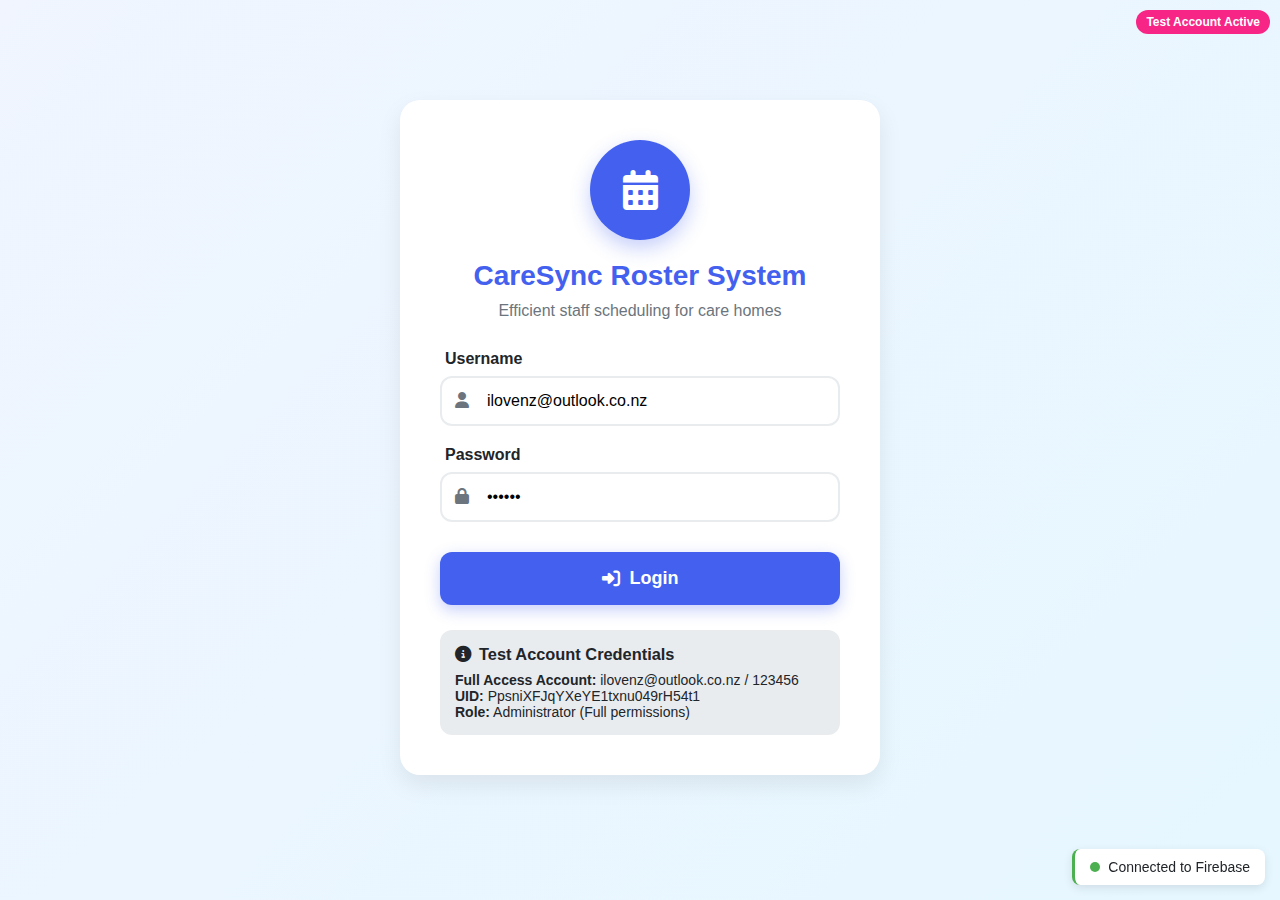
<file: index.html>
<!DOCTYPE html>
<html lang="en">
<head>
    <meta charset="UTF-8">
    <meta name="viewport" content="width=device-width, initial-scale=1.0">
    <title>CareSync - Staff Roster System</title>
    <link rel="stylesheet" href="https://cdnjs.cloudflare.com/ajax/libs/font-awesome/6.4.0/css/all.min.css">
    <link rel="stylesheet" href="styles.css">
</head>
<body>
    <div class="loading-overlay" id="loadingOverlay">
        <div class="loading-spinner"></div>
    </div>
    
    <div class="firebase-status connected" id="firebaseStatus">
        <span class="status-indicator"></span>
        <span>Connected to Firebase</span>
    </div>

    <!-- Login Section -->
    <div class="login-container" id="loginContainer">
        <div class="test-account-badge">Test Account Active</div>
        
        <div class="login-logo">
            <i class="fas fa-calendar-alt"></i>
        </div>
        <h1>CareSync Roster System</h1>
        <p class="login-subtitle">Efficient staff scheduling for care homes</p>
        
        <div class="login-form">
            <div class="form-group">
                <label for="username">Username</label>
                <i class="fas fa-user input-icon"></i>
                <input type="text" id="username" placeholder="Enter username" value="ilovenz@outlook.co.nz">
            </div>
            <div class="form-group">
                <label for="password">Password</label>
                <i class="fas fa-lock input-icon"></i>
                <input type="password" id="password" placeholder="Enter password" value="123456">
            </div>
            <button class="login-btn" id="loginBtn">
                <i class="fas fa-sign-in-alt"></i> Login
            </button>
        </div>
        
        <div class="default-creds">
            <h3><i class="fas fa-info-circle"></i> Test Account Credentials</h3>
            <p><strong>Full Access Account:</strong> ilovenz@outlook.co.nz / 123456</p>
            <p><strong>UID:</strong> PpsniXFJqYXeYE1txnu049rH54t1</p>
            <p><strong>Role:</strong> Administrator (Full permissions)</p>
        </div>
    </div>
    
    <!-- Main Application -->
    <div class="container" id="mainContainer">
        <header>
            <div class="app-header">
                <div class="app-logo">CS</div>
                <div class="app-title">
                    <h1>Edmonton Meadows Care Home</h1>
                    <p>Staff Roster Management System</p>
                </div>
            </div>
            
            <div class="user-info">
                <div class="avatar">T</div>
                <div>
                    <div id="currentUser">Test Administrator</div>
                    <div id="userRole">Administrator</div>
                </div>
                <button class="logout-btn" id="logoutBtn">
                    <i class="fas fa-sign-out-alt"></i> Logout
                </button>
            </div>
        </header>
        
        <div class="app-nav">
            <div class="nav-item active" data-target="dashboard">
                <i class="fas fa-calendar-alt"></i> Roster
            </div>
            <div class="nav-item" data-target="requests">
                <i class="fas fa-exchange-alt"></i> Shift Swap
            </div>
            <div class="nav-item" data-target="stats">
                <i class="fas fa-chart-bar"></i> Reports
            </div>
            <div class="nav-item" data-target="staff">
                <i class="fas fa-users"></i> Staff
            </div>
        </div>
        
        <!-- Dashboard/Roster -->
        <div class="content-section active" id="dashboard">
            <div class="dashboard-header">
                <div class="dashboard-title">
                    <i class="fas fa-calendar-week"></i> Staff Roster
                </div>
                
                <div class="dashboard-controls">
                    <div class="week-selector">
                        <i class="fas fa-calendar-week"></i>
                        <select id="weekSelector">
                            <option>Week 1: May 31 - Jun 6</option>
                            <option>Week 2: Jun 7 - Jun 13</option>
                        </select>
                    </div>
                    <button class="control-btn btn-primary" id="saveBtn">
                        <i class="fas fa-save"></i> Save
                    </button>
                    <button class="control-btn btn-secondary" id="printBtn">
                        <i class="fas fa-print"></i> Print
                    </button>
                    <button class="control-btn btn-warning" id="resetBtn">
                        <i class="fas fa-sync-alt"></i> Reset
                    </button>
                </div>
            </div>
            
            <div class="roster-container">
                <div class="roster-header">
                    <div>Role</div>
                    <div>Hours</div>
                    <div>Sat 5/31</div>
                    <div>Sun 6/1</div>
                    <div>Mon 6/2</div>
                    <div>Tue 6/3</div>
                    <div>Wed 6/4</div>
                    <div>Thu 6/5</div>
                    <div>Fri 6/6</div>
                </div>
                
                <div class="roster-body" id="rosterBody">
                    <!-- Roster rows will be generated here -->
                </div>
            </div>
            
            <div class="dashboard-header">
                <div class="dashboard-title">
                    <i class="fas fa-chart-pie"></i> Weekly Summary
                </div>
            </div>
            
            <div class="stats-container">
                <div class="stat-card">
                    <div class="stat-header">
                        <div>
                            <h3>Staff Roster</h3>
                            <p>This week statistics</p>
                        </div>
                        <div class="stat-icon icon-primary">
                            <i class="fas fa-user-clock"></i>
                        </div>
                    </div>
                    <div class="stat-content">
                        <h3 id="totalShifts">124 Shifts</h3>
                        <p id="totalHours">892 Hours</p>
                    </div>
                    <div class="stat-trend">
                        <i class="fas fa-arrow-up"></i> 8% increase from last week
                    </div>
                </div>
                
                <div class="stat-card">
                    <div class="stat-header">
                        <div>
                            <h3>Staff Distribution</h3>
                            <p>By role</p>
                        </div>
                        <div class="stat-icon icon-success">
                            <i class="fas fa-users"></i>
                        </div>
                    </div>
                    <div class="stat-content">
                        <h3 id="totalStaff">32 Staff</h3>
                        <p>5 role categories</p>
                    </div>
                    <div class="stat-trend">
                        <i class="fas fa-check-circle"></i> Adequate staffing
                    </div>
                </div>
                
                <div class="stat-card">
                    <div class="stat-header">
                        <div>
                            <h3>Pending Requests</h3>
                            <p>Requires your attention</p>
                        </div>
                        <div class="stat-icon icon-warning">
                            <i class="fas fa-exclamation"></i>
                        </div>
                    </div>
                    <div class="stat-content">
                        <h3 id="pendingRequests">4 Requests</h3>
                        <p>3 shift swaps</p>
                    </div>
                    <div class="stat-trend">
                        <i class="fas fa-clock"></i> Needs timely action
                    </div>
                </div>
            </div>
        </div>
        
        <!-- Shift Swap -->
        <div class="content-section" id="requests">
            <div class="dashboard-header">
                <div class="dashboard-title">
                    <i class="fas fa-exchange-alt"></i> Shift Swap Management
                </div>
            </div>
            
            <div class="request-card">
                <h3><i class="fas fa-paper-plane"></i> Create New Request</h3>
                <div class="request-grid">
                    <div class="request-item">
                        <div class="request-header">
                            <div>Your Request</div>
                        </div>
                        <div class="request-details">
                            <div class="detail-row">
                                <div class="detail-label">Select Shift:</div>
                                <div class="detail-value">
                                    <select id="shiftSelect" style="width:100%; padding:10px; border-radius:8px; border:1px solid #ddd;">
                                        <option value="">-- Select your shift --</option>
                                    </select>
                                </div>
                            </div>
                            <div class="detail-row">
                                <div class="detail-label">Swap With:</div>
                                <div class="detail-value">
                                    <select id="staffSelect" style="width:100%; padding:10px; border-radius:8px; border:1px solid #ddd;">
                                        <option value="">-- Select staff member --</option>
                                    </select>
                                </div>
                            </div>
                            <div class="detail-row">
                                <div class="detail-label">Reason:</div>
                                <div class="detail-value">
                                    <textarea id="reasonInput" style="width:100%; padding:10px; border-radius:8px; border:1px solid #ddd; height:80px;" placeholder="Enter reason..."></textarea>
                                </div>
                            </div>
                        </div>
                        <div class="request-actions">
                            <button class="action-btn btn-accept" id="submitRequestBtn">
                                <i class="fas fa-paper-plane"></i> Submit Request
                            </button>
                        </div>
                    </div>
                    
                    <div class="request-item">
                        <div class="request-header">
                            <div>Pending Requests</div>
                            <div class="request-status status-pending">Pending</div>
                        </div>
                        <div class="request-details">
                            <div class="detail-row">
                                <div class="detail-label">Your Shift:</div>
                                <div class="detail-value">Mon 6/2 - HCA 1 (7am-3pm)</div>
                            </div>
                            <div class="detail-row">
                                <div class="detail-label">Swap With:</div>
                                <div class="detail-value">Sharon (HCA 2)</div>
                            </div>
                            <div class="detail-row">
                                <div class="detail-label">Swap Shift:</div>
                                <div class="detail-value">Tue 6/3 - HCA 2 (7am-2pm)</div>
                            </div>
                            <div class="detail-row">
                                <div class="detail-label">Status:</div>
                                <div class="detail-value">Waiting for Sharon</div>
                            </div>
                        </div>
                        <div class="request-actions">
                            <button class="action-btn btn-reject">
                                <i class="fas fa-times"></i> Cancel Request
                            </button>
                        </div>
                    </div>
                </div>
            </div>
            
            <div class="request-card">
                <h3><i class="fas fa-inbox"></i> Received Requests</h3>
                <div class="request-grid" id="receivedRequests">
                    <!-- Received requests will be generated here -->
                </div>
            </div>
        </div>
        
        <!-- Reports -->
        <div class="content-section" id="stats">
            <div class="dashboard-header">
                <div class="dashboard-title">
                    <i class="fas fa-chart-bar"></i> Reports & Analytics
                </div>
                <div class="dashboard-controls">
                    <div class="week-selector">
                        <i class="fas fa-calendar-week"></i>
                        <select id="reportPeriod">
                            <option>Last 7 days</option>
                            <option>Last 30 days</option>
                            <option>June 2025</option>
                        </select>
                    </div>
                    <button class="control-btn btn-primary" id="exportBtn">
                        <i class="fas fa-download"></i> Export Report
                    </button>
                </div>
            </div>
            
            <div class="stats-container">
                <div class="stat-card">
                    <div class="stat-header">
                        <div>
                            <h3>Hours Report</h3>
                            <p>By staff member</p>
                        </div>
                        <div class="stat-icon icon-primary">
                            <i class="fas fa-user-clock"></i>
                        </div>
                    </div>
                    <div class="stat-content">
                        <div id="hoursChart" style="height: 300px; display: flex; align-items: center; justify-content: center; color: var(--gray);">
                            <i class="fas fa-chart-bar" style="font-size: 48px; opacity: 0.3;"></i>
                            <p>Hours distribution chart</p>
                        </div>
                    </div>
                </div>
                
                <div class="stat-card">
                    <div class="stat-header">
                        <div>
                            <h3>Shift Distribution</h3>
                            <p>By role</p>
                        </div>
                        <div class="stat-icon icon-success">
                            <i class="fas fa-chart-pie"></i>
                        </div>
                    </div>
                    <div class="stat-content">
                        <div id="roleChart" style="height: 300px; display: flex; align-items: center; justify-content: center; color: var(--gray);">
                            <i class="fas fa-chart-pie" style="font-size: 48px; opacity: 0.3;"></i>
                            <p>Role distribution chart</p>
                        </div>
                    </div>
                </div>
            </div>
            
            <div class="roster-container" style="margin-top: 20px;">
                <div class="roster-header">
                    <div>Staff Name</div>
                    <div>Total Shifts</div>
                    <div>Total Hours</div>
                    <div>Morning</div>
                    <div>Day</div>
                    <div>Evening</div>
                    <div>Night</div>
                    <div>Overtime</div>
                    <div>Attendance</div>
                </div>
                
                <div class="roster-body" id="reportBody">
                    <!-- Report rows will be generated here -->
                </div>
            </div>
        </div>
        
        <!-- Staff Management -->
        <div class="content-section" id="staff">
            <div class="dashboard-header">
                <div class="dashboard-title">
                    <i class="fas fa-users"></i> Staff Management
                </div>
                <div class="dashboard-controls">
                    <button class="control-btn btn-primary" id="addStaffBtn">
                        <i class="fas fa-plus"></i> Add Staff
                    </button>
                    <button class="control-btn btn-secondary" id="exportStaffBtn">
                        <i class="fas fa-file-export"></i> Export Data
                    </button>
                </div>
            </div>
            
            <div class="roster-container">
                <div class="roster-header">
                    <div>Staff Name</div>
                    <div>Role</div>
                    <div>Contact</div>
                    <div>Start Date</div>
                    <div>Status</div>
                    <div>This Week</div>
                    <div>Total Hours</div>
                    <div>Actions</div>
                </div>
                
                <div class="roster-body" id="staffBody">
                    <!-- Staff rows will be generated here -->
                </div>
            </div>
        </div>
    </div>
    
    <!-- Notification -->
    <div class="notification" id="notification">
        <div class="notification-icon icon-success">
            <i class="fas fa-check"></i>
        </div>
        <div>
            <div class="notification-title">Changes Saved</div>
            <div class="notification-text">Roster updated successfully</div>
        </div>
    </div>
    
    <script src="app.js"></script>
</body>
</html>
</file>
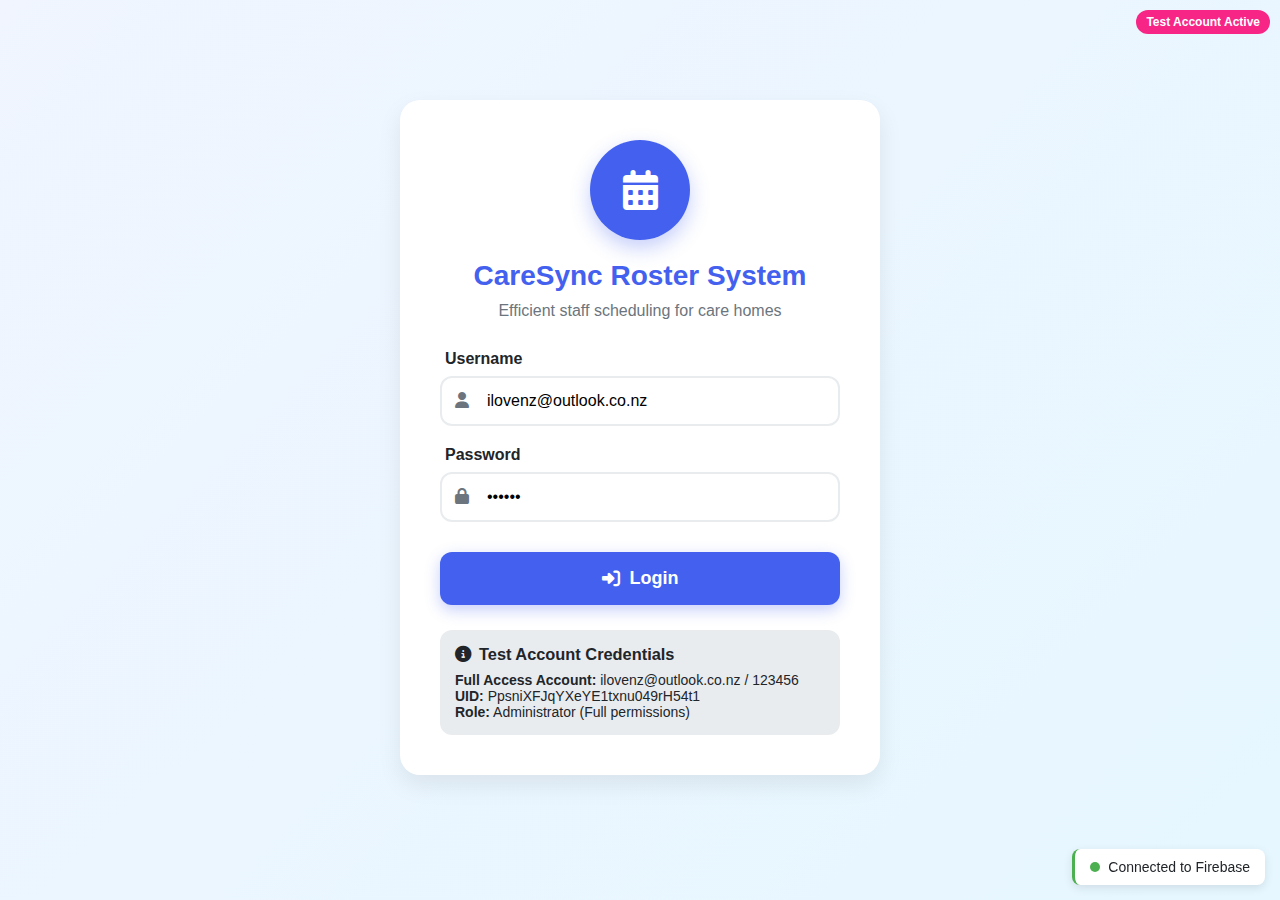
<file: deepseek_html_20250628_0fd748 (1).html>
<!DOCTYPE html>
<html lang="en">
<head>
    <meta charset="UTF-8">
    <meta name="viewport" content="width=device-width, initial-scale=1.0">
    <title>CareSync - Staff Roster System</title>
    <link rel="stylesheet" href="https://cdnjs.cloudflare.com/ajax/libs/font-awesome/6.4.0/css/all.min.css">
    <style>
        :root {
            --primary: #4361ee;
            --secondary: #3f37c9;
            --accent: #4895ef;
            --success: #4cc9f0;
            --warning: #f72585;
            --light: #f8f9fa;
            --dark: #212529;
            --gray: #6c757d;
            --light-gray: #e9ecef;
            --card-shadow: 0 10px 25px rgba(0, 0, 0, 0.08);
            --transition: all 0.3s ease;
        }
        
        * {
            margin: 0;
            padding: 0;
            box-sizing: border-box;
            font-family: 'Segoe UI', Tahoma, Geneva, Verdana, sans-serif;
        }
        
        body {
            background: linear-gradient(135deg, #f0f5ff 0%, #e6f7ff 100%);
            color: var(--dark);
            min-height: 100vh;
            padding: 20px;
        }
        
        /* Login Page Styles */
        .login-container {
            max-width: 480px;
            margin: 80px auto;
            background: white;
            border-radius: 20px;
            box-shadow: var(--card-shadow);
            padding: 40px;
            text-align: center;
            animation: fadeIn 0.8s ease-out;
        }
        
        @keyframes fadeIn {
            from { opacity: 0; transform: translateY(-30px); }
            to { opacity: 1; transform: translateY(0); }
        }
        
        .login-logo {
            width: 100px;
            height: 100px;
            background: var(--primary);
            border-radius: 50%;
            margin: 0 auto 20px;
            display: flex;
            align-items: center;
            justify-content: center;
            color: white;
            font-size: 40px;
            box-shadow: 0 8px 20px rgba(67, 97, 238, 0.3);
        }
        
        .login-container h1 {
            color: var(--primary);
            margin-bottom: 10px;
            font-size: 28px;
        }
        
        .login-subtitle {
            color: var(--gray);
            margin-bottom: 30px;
            font-size: 16px;
        }
        
        .login-form {
            display: flex;
            flex-direction: column;
            gap: 20px;
        }
        
        .form-group {
            position: relative;
        }
        
        .form-group label {
            display: block;
            text-align: left;
            margin-bottom: 8px;
            font-weight: 600;
            color: var(--dark);
            padding-left: 5px;
        }
        
        .input-icon {
            position: absolute;
            left: 15px;
            top: 42px;
            color: var(--gray);
        }
        
        .form-group input {
            width: 100%;
            padding: 14px 14px 14px 45px;
            border-radius: 12px;
            border: 2px solid var(--light-gray);
            font-size: 16px;
            transition: var(--transition);
        }
        
        .form-group input:focus {
            outline: none;
            border-color: var(--primary);
            box-shadow: 0 0 0 3px rgba(67, 97, 238, 0.15);
        }
        
        .login-btn {
            background: var(--primary);
            color: white;
            border: none;
            padding: 16px;
            border-radius: 12px;
            font-size: 18px;
            font-weight: 600;
            cursor: pointer;
            transition: var(--transition);
            margin-top: 10px;
            display: flex;
            align-items: center;
            justify-content: center;
            gap: 10px;
            box-shadow: 0 5px 15px rgba(67, 97, 238, 0.3);
        }
        
        .login-btn:hover {
            background: var(--secondary);
            transform: translateY(-3px);
            box-shadow: 0 8px 20px rgba(67, 97, 238, 0.4);
        }
        
        .default-creds {
            margin-top: 25px;
            padding: 15px;
            background: var(--light-gray);
            border-radius: 12px;
            font-size: 14px;
            text-align: left;
        }
        
        .default-creds h3 {
            margin-bottom: 8px;
            color: var(--dark);
            display: flex;
            align-items: center;
            gap: 8px;
        }
        
        /* Main Application Styles */
        .container {
            max-width: 1600px;
            margin: 20px auto;
            background: white;
            border-radius: 20px;
            box-shadow: var(--card-shadow);
            overflow: hidden;
            display: none;
            animation: scaleIn 0.5s ease-out;
        }
        
        @keyframes scaleIn {
            from { opacity: 0; transform: scale(0.98); }
            to { opacity: 1; transform: scale(1); }
        }
        
        header {
            background: linear-gradient(135deg, var(--primary) 0%, var(--secondary) 100%);
            color: white;
            padding: 20px 30px;
            display: flex;
            justify-content: space-between;
            align-items: center;
            flex-wrap: wrap;
        }
        
        .app-header {
            display: flex;
            align-items: center;
            gap: 15px;
        }
        
        .app-logo {
            width: 50px;
            height: 50px;
            background: white;
            border-radius: 12px;
            display: flex;
            align-items: center;
            justify-content: center;
            color: var(--primary);
            font-size: 24px;
            font-weight: bold;
        }
        
        .app-title h1 {
            font-size: 24px;
            font-weight: 700;
            letter-spacing: 0.5px;
        }
        
        .app-title p {
            font-size: 14px;
            opacity: 0.9;
            margin-top: 3px;
        }
        
        .user-info {
            display: flex;
            align-items: center;
            gap: 12px;
            background: rgba(255, 255, 255, 0.15);
            padding: 10px 20px;
            border-radius: 12px;
            font-size: 16px;
        }
        
        .user-info .avatar {
            width: 40px;
            height: 40px;
            border-radius: 50%;
            background: white;
            display: flex;
            align-items: center;
            justify-content: center;
            color: var(--primary);
            font-weight: bold;
        }
        
        .logout-btn {
            background: transparent;
            border: 1px solid rgba(255, 255, 255, 0.3);
            color: white;
            padding: 6px 15px;
            border-radius: 8px;
            cursor: pointer;
            transition: var(--transition);
            display: flex;
            align-items: center;
            gap: 6px;
            font-weight: 500;
        }
        
        .logout-btn:hover {
            background: rgba(255, 255, 255, 0.2);
        }
        
        .app-nav {
            display: flex;
            background: var(--light);
            border-bottom: 1px solid var(--light-gray);
            padding: 0 20px;
        }
        
        .nav-item {
            padding: 16px 24px;
            font-weight: 600;
            color: var(--gray);
            cursor: pointer;
            transition: var(--transition);
            border-bottom: 3px solid transparent;
        }
        
        .nav-item.active {
            color: var(--primary);
            border-bottom: 3px solid var(--primary);
            background: rgba(67, 97, 238, 0.05);
        }
        
        .nav-item:hover {
            color: var(--primary);
            background: rgba(67, 97, 238, 0.05);
        }
        
        .content-section {
            display: none;
            padding: 25px;
        }
        
        .content-section.active {
            display: block;
        }
        
        .dashboard-header {
            display: flex;
            justify-content: space-between;
            align-items: center;
            margin-bottom: 25px;
            flex-wrap: wrap;
            gap: 15px;
        }
        
        .dashboard-title {
            font-size: 24px;
            font-weight: 700;
            color: var(--dark);
            display: flex;
            align-items: center;
            gap: 12px;
        }
        
        .dashboard-controls {
            display: flex;
            gap: 15px;
            flex-wrap: wrap;
        }
        
        .control-btn {
            padding: 12px 20px;
            border-radius: 10px;
            border: none;
            color: white;
            font-weight: 600;
            cursor: pointer;
            display: flex;
            align-items: center;
            gap: 8px;
            transition: var(--transition);
            font-size: 15px;
        }
        
        .btn-primary {
            background: var(--primary);
        }
        
        .btn-primary:hover {
            background: var(--secondary);
            transform: translateY(-2px);
            box-shadow: 0 5px 15px rgba(67, 97, 238, 0.25);
        }
        
        .btn-secondary {
            background: var(--accent);
        }
        
        .btn-secondary:hover {
            background: #3a7bd5;
            transform: translateY(-2px);
            box-shadow: 0 5px 15px rgba(72, 149, 239, 0.25);
        }
        
        .btn-warning {
            background: var(--warning);
        }
        
        .btn-warning:hover {
            background: #e01a6f;
            transform: translateY(-2px);
            box-shadow: 0 5px 15px rgba(247, 37, 133, 0.25);
        }
        
        .week-selector {
            display: flex;
            align-items: center;
            background: white;
            border: 2px solid var(--light-gray);
            border-radius: 12px;
            padding: 8px 15px;
            font-weight: 600;
        }
        
        .week-selector select {
            border: none;
            background: transparent;
            font-weight: 600;
            font-size: 16px;
            cursor: pointer;
            outline: none;
        }
        
        /* Roster Styles */
        .roster-container {
            background: white;
            border-radius: 18px;
            box-shadow: 0 5px 15px rgba(0, 0, 0, 0.05);
            overflow: hidden;
            margin-bottom: 30px;
        }
        
        .roster-header {
            background: var(--light);
            padding: 15px 20px;
            display: grid;
            grid-template-columns: 200px 120px repeat(7, 1fr);
            gap: 8px;
            border-bottom: 1px solid var(--light-gray);
            font-weight: 700;
            color: var(--dark);
        }
        
        .roster-body {
            max-height: 70vh;
            overflow-y: auto;
        }
        
        .roster-row {
            display: grid;
            grid-template-columns: 200px 120px repeat(7, 1fr);
            gap: 8px;
            padding: 15px 20px;
            border-bottom: 1px solid var(--light-gray);
            transition: var(--transition);
        }
        
        .roster-row:hover {
            background: rgba(67, 97, 238, 0.03);
        }
        
        .role-cell {
            font-weight: 600;
            display: flex;
            align-items: center;
            gap: 8px;
        }
        
        .role-marker {
            width: 24px;
            height: 24px;
            border-radius: 50%;
            display: flex;
            align-items: center;
            justify-content: center;
            color: white;
            font-size: 12px;
            font-weight: bold;
        }
        
        .hours-cell {
            color: var(--gray);
            font-weight: 500;
        }
        
        .shift-cell {
            padding: 10px;
            border-radius: 10px;
            background: rgba(67, 97, 238, 0.05);
            cursor: pointer;
            transition: var(--transition);
            text-align: center;
            position: relative;
        }
        
        .shift-cell:hover {
            background: rgba(67, 97, 238, 0.1);
            transform: translateY(-2px);
        }
        
        .shift-cell.ph {
            background: rgba(247, 37, 133, 0.08);
            color: var(--warning);
        }
        
        .shift-cell.ph::after {
            content: "PH";
            position: absolute;
            top: 2px;
            right: 5px;
            font-size: 10px;
            font-weight: bold;
            background: var(--warning);
            color: white;
            padding: 1px 4px;
            border-radius: 3px;
        }
        
        /* Stats Cards */
        .stats-container {
            display: grid;
            grid-template-columns: repeat(auto-fit, minmax(280px, 1fr));
            gap: 20px;
            margin-bottom: 30px;
        }
        
        .stat-card {
            background: white;
            border-radius: 18px;
            padding: 25px;
            box-shadow: 0 5px 15px rgba(0, 0, 0, 0.05);
            display: flex;
            flex-direction: column;
        }
        
        .stat-header {
            display: flex;
            justify-content: space-between;
            align-items: center;
            margin-bottom: 15px;
        }
        
        .stat-icon {
            width: 50px;
            height: 50px;
            border-radius: 12px;
            display: flex;
            align-items: center;
            justify-content: center;
            font-size: 24px;
            color: white;
        }
        
        .icon-primary {
            background: var(--primary);
        }
        
        .icon-success {
            background: var(--success);
        }
        
        .icon-warning {
            background: var(--warning);
        }
        
        .stat-content h3 {
            font-size: 28px;
            margin-bottom: 5px;
            color: var(--dark);
        }
        
        .stat-content p {
            color: var(--gray);
            font-size: 15px;
        }
        
        .stat-trend {
            margin-top: 15px;
            padding-top: 15px;
            border-top: 1px solid var(--light-gray);
            display: flex;
            align-items: center;
            gap: 8px;
            color: var(--success);
            font-weight: 600;
        }
        
        /* Request Section */
        .request-card {
            background: white;
            border-radius: 18px;
            padding: 25px;
            box-shadow: 0 5px 15px rgba(0, 0, 0, 0.05);
            margin-bottom: 25px;
        }
        
        .request-card h3 {
            margin-bottom: 20px;
            display: flex;
            align-items: center;
            gap: 10px;
            color: var(--dark);
        }
        
        .request-grid {
            display: grid;
            grid-template-columns: repeat(auto-fit, minmax(300px, 1fr));
            gap: 20px;
        }
        
        .request-item {
            border: 1px solid var(--light-gray);
            border-radius: 15px;
            padding: 20px;
            transition: var(--transition);
        }
        
        .request-item:hover {
            transform: translateY(-5px);
            box-shadow: 0 8px 20px rgba(0, 0, 0, 0.08);
        }
        
        .request-header {
            display: flex;
            justify-content: space-between;
            margin-bottom: 15px;
            padding-bottom: 15px;
            border-bottom: 1px solid var(--light-gray);
        }
        
        .request-user {
            display: flex;
            align-items: center;
            gap: 10px;
        }
        
        .user-avatar {
            width: 40px;
            height: 40px;
            border-radius: 50%;
            background: var(--light);
            display: flex;
            align-items: center;
            justify-content: center;
            font-weight: bold;
            color: var(--primary);
        }
        
        .request-status {
            padding: 5px 12px;
            border-radius: 20px;
            font-size: 13px;
            font-weight: 600;
        }
        
        .status-pending {
            background: rgba(255, 193, 7, 0.2);
            color: #ff9800;
        }
        
        .status-approved {
            background: rgba(76, 175, 80, 0.2);
            color: #4caf50;
        }
        
        .status-rejected {
            background: rgba(244, 67, 54, 0.2);
            color: #f44336;
        }
        
        .request-details {
            margin-bottom: 20px;
        }
        
        .detail-row {
            display: flex;
            margin-bottom: 10px;
        }
        
        .detail-label {
            width: 120px;
            color: var(--gray);
            font-weight: 500;
        }
        
        .detail-value {
            flex: 1;
            font-weight: 500;
        }
        
        .request-actions {
            display: flex;
            gap: 10px;
        }
        
        .action-btn {
            flex: 1;
            padding: 10px;
            border-radius: 10px;
            border: none;
            font-weight: 600;
            cursor: pointer;
            transition: var(--transition);
        }
        
        .btn-accept {
            background: rgba(76, 175, 80, 0.15);
            color: #4caf50;
        }
        
        .btn-accept:hover {
            background: #4caf50;
            color: white;
        }
        
        .btn-reject {
            background: rgba(244, 67, 54, 0.15);
            color: #f44336;
        }
        
        .btn-reject:hover {
            background: #f44336;
            color: white;
        }
        
        /* Notification Styles */
        .notification {
            position: fixed;
            top: 30px;
            right: 30px;
            padding: 18px 25px;
            background: white;
            color: var(--dark);
            border-radius: 15px;
            box-shadow: 0 10px 30px rgba(0, 0, 0, 0.15);
            opacity: 0;
            transform: translateX(30px);
            transition: all 0.4s;
            z-index: 100;
            display: flex;
            align-items: center;
            gap: 15px;
            font-size: 16px;
            border-left: 5px solid var(--success);
        }
        
        .notification.show {
            opacity: 1;
            transform: translateX(0);
        }
        
        .notification.error {
            border-left-color: var(--warning);
        }
        
        .notification-icon {
            width: 40px;
            height: 40px;
            border-radius: 50%;
            display: flex;
            align-items: center;
            justify-content: center;
            font-size: 18px;
            color: white;
        }
        
        .icon-success {
            background: var(--success);
        }
        
        .icon-error {
            background: var(--warning);
        }
        
        /* Responsive Design */
        @media (max-width: 1200px) {
            .roster-header, .roster-row {
                grid-template-columns: 160px 100px repeat(7, 1fr);
            }
        }
        
        @media (max-width: 992px) {
            .roster-header, .roster-row {
                grid-template-columns: 160px 80px repeat(7, 1fr);
                font-size: 14px;
            }
            
            .shift-cell {
                padding: 8px 5px;
                font-size: 13px;
            }
        }
        
        @media (max-width: 768px) {
            .login-container {
                margin: 40px auto;
                padding: 30px 20px;
            }
            
            .app-nav {
                overflow-x: auto;
                white-space: nowrap;
                padding: 0 10px;
            }
            
            .roster-container {
                overflow-x: auto;
            }
            
            .roster-header, .roster-row {
                grid-template-columns: 180px 100px repeat(7, 120px);
            }
            
            .dashboard-controls {
                flex-direction: column;
                width: 100%;
            }
            
            .control-btn {
                width: 100%;
                justify-content: center;
            }
            
            .stats-container {
                grid-template-columns: 1fr;
            }
        }
        
        @media (max-width: 576px) {
            body {
                padding: 10px;
            }
            
            .user-info {
                padding: 8px 12px;
                font-size: 14px;
            }
            
            .dashboard-title {
                font-size: 20px;
            }
            
            .request-grid {
                grid-template-columns: 1fr;
            }
        }

        /* New Styles */
        .firebase-status {
            position: fixed;
            bottom: 15px;
            right: 15px;
            background: white;
            padding: 10px 15px;
            border-radius: 8px;
            box-shadow: 0 3px 10px rgba(0,0,0,0.1);
            display: flex;
            align-items: center;
            gap: 8px;
            font-size: 14px;
            z-index: 100;
        }
        
        .firebase-status.connected {
            border-left: 3px solid #4caf50;
        }
        
        .firebase-status.disconnected {
            border-left: 3px solid #f44336;
        }
        
        .status-indicator {
            width: 10px;
            height: 10px;
            border-radius: 50%;
            display: inline-block;
        }
        
        .connected .status-indicator {
            background: #4caf50;
        }
        
        .disconnected .status-indicator {
            background: #f44336;
        }
        
        .loading-overlay {
            position: fixed;
            top: 0;
            left: 0;
            width: 100%;
            height: 100%;
            background: rgba(255, 255, 255, 0.8);
            display: flex;
            justify-content: center;
            align-items: center;
            z-index: 1000;
            opacity: 0;
            pointer-events: none;
            transition: opacity 0.3s;
        }
        
        .loading-overlay.active {
            opacity: 1;
            pointer-events: all;
        }
        
        .loading-spinner {
            border: 4px solid rgba(0, 0, 0, 0.1);
            width: 50px;
            height: 50px;
            border-radius: 50%;
            border-left-color: var(--primary);
            animation: spin 1s linear infinite;
        }
        
        @keyframes spin {
            0% { transform: rotate(0deg); }
            100% { transform: rotate(360deg); }
        }
        
        .role-filter {
            display: flex;
            gap: 10px;
            margin-bottom: 15px;
            flex-wrap: wrap;
        }
        
        .role-filter-btn {
            padding: 8px 15px;
            border-radius: 20px;
            background: var(--light-gray);
            border: none;
            cursor: pointer;
            transition: var(--transition);
            font-size: 14px;
        }
        
        .role-filter-btn.active {
            background: var(--primary);
            color: white;
        }
        
        .firebase-error {
            background: rgba(244, 67, 54, 0.1);
            padding: 15px;
            border-radius: 10px;
            margin-bottom: 20px;
            display: flex;
            align-items: center;
            gap: 10px;
        }
        
        .test-account-badge {
            position: absolute;
            top: 10px;
            right: 10px;
            background: var(--warning);
            color: white;
            padding: 5px 10px;
            border-radius: 20px;
            font-size: 12px;
            font-weight: bold;
            animation: pulse 2s infinite;
        }
        
        @keyframes pulse {
            0% { opacity: 0.8; }
            50% { opacity: 1; }
            100% { opacity: 0.8; }
        }
    </style>
</head>
<body>
    <div class="loading-overlay" id="loadingOverlay">
        <div class="loading-spinner"></div>
    </div>
    
    <div class="firebase-status connected" id="firebaseStatus">
        <span class="status-indicator"></span>
        <span>Connected to Firebase</span>
    </div>

    <!-- Login Section -->
    <div class="login-container" id="loginContainer">
        <div class="test-account-badge">Test Account Active</div>
        
        <div class="login-logo">
            <i class="fas fa-calendar-alt"></i>
        </div>
        <h1>CareSync Roster System</h1>
        <p class="login-subtitle">Efficient staff scheduling for care homes</p>
        
        <div class="login-form">
            <div class="form-group">
                <label for="username">Username</label>
                <i class="fas fa-user input-icon"></i>
                <input type="text" id="username" placeholder="Enter username" value="ilovenz@outlook.co.nz">
            </div>
            <div class="form-group">
                <label for="password">Password</label>
                <i class="fas fa-lock input-icon"></i>
                <input type="password" id="password" placeholder="Enter password" value="123456">
            </div>
            <button class="login-btn" id="loginBtn">
                <i class="fas fa-sign-in-alt"></i> Login
            </button>
        </div>
        
        <div class="default-creds">
            <h3><i class="fas fa-info-circle"></i> Test Account Credentials</h3>
            <p><strong>Full Access Account:</strong> ilovenz@outlook.co.nz / 123456</p>
            <p><strong>UID:</strong> PpsniXFJqYXeYE1txnu049rH54t1</p>
            <p><strong>Role:</strong> Administrator (Full permissions)</p>
        </div>
    </div>
    
    <!-- Main Application -->
    <div class="container" id="mainContainer">
        <header>
            <div class="app-header">
                <div class="app-logo">CS</div>
                <div class="app-title">
                    <h1>Edmonton Meadows Care Home</h1>
                    <p>Staff Roster Management System</p>
                </div>
            </div>
            
            <div class="user-info">
                <div class="avatar">T</div>
                <div>
                    <div id="currentUser">Test Administrator</div>
                    <div id="userRole">Administrator</div>
                </div>
                <button class="logout-btn" id="logoutBtn">
                    <i class="fas fa-sign-out-alt"></i> Logout
                </button>
            </div>
        </header>
        
        <div class="app-nav">
            <div class="nav-item active" data-target="dashboard">
                <i class="fas fa-calendar-alt"></i> Roster
            </div>
            <div class="nav-item" data-target="requests">
                <i class="fas fa-exchange-alt"></i> Shift Swap
            </div>
            <div class="nav-item" data-target="stats">
                <i class="fas fa-chart-bar"></i> Reports
            </div>
            <div class="nav-item" data-target="staff">
                <i class="fas fa-users"></i> Staff
            </div>
        </div>
        
        <!-- Dashboard/Roster -->
        <div class="content-section active" id="dashboard">
            <div class="dashboard-header">
                <div class="dashboard-title">
                    <i class="fas fa-calendar-week"></i> Staff Roster
                </div>
                
                <div class="dashboard-controls">
                    <div class="week-selector">
                        <i class="fas fa-calendar-week"></i>
                        <select id="weekSelector">
                            <option>Week 1: May 31 - Jun 6</option>
                            <option>Week 2: Jun 7 - Jun 13</option>
                        </select>
                    </div>
                    <button class="control-btn btn-primary" id="saveBtn">
                        <i class="fas fa-save"></i> Save
                    </button>
                    <button class="control-btn btn-secondary" id="printBtn">
                        <i class="fas fa-print"></i> Print
                    </button>
                    <button class="control-btn btn-warning" id="resetBtn">
                        <i class="fas fa-sync-alt"></i> Reset
                    </button>
                </div>
            </div>
            
            <div class="roster-container">
                <div class="roster-header">
                    <div>Role</div>
                    <div>Hours</div>
                    <div>Sat 5/31</div>
                    <div>Sun 6/1</div>
                    <div>Mon 6/2</div>
                    <div>Tue 6/3</div>
                    <div>Wed 6/4</div>
                    <div>Thu 6/5</div>
                    <div>Fri 6/6</div>
                </div>
                
                <div class="roster-body" id="rosterBody">
                    <!-- Roster rows will be generated here -->
                </div>
            </div>
            
            <div class="dashboard-header">
                <div class="dashboard-title">
                    <i class="fas fa-chart-pie"></i> Weekly Summary
                </div>
            </div>
            
            <div class="stats-container">
                <div class="stat-card">
                    <div class="stat-header">
                        <div>
                            <h3>Staff Roster</h3>
                            <p>This week statistics</p>
                        </div>
                        <div class="stat-icon icon-primary">
                            <i class="fas fa-user-clock"></i>
                        </div>
                    </div>
                    <div class="stat-content">
                        <h3 id="totalShifts">124 Shifts</h3>
                        <p id="totalHours">892 Hours</p>
                    </div>
                    <div class="stat-trend">
                        <i class="fas fa-arrow-up"></i> 8% increase from last week
                    </div>
                </div>
                
                <div class="stat-card">
                    <div class="stat-header">
                        <div>
                            <h3>Staff Distribution</h3>
                            <p>By role</p>
                        </div>
                        <div class="stat-icon icon-success">
                            <i class="fas fa-users"></i>
                        </div>
                    </div>
                    <div class="stat-content">
                        <h3 id="totalStaff">32 Staff</h3>
                        <p>5 role categories</p>
                    </div>
                    <div class="stat-trend">
                        <i class="fas fa-check-circle"></i> Adequate staffing
                    </div>
                </div>
                
                <div class="stat-card">
                    <div class="stat-header">
                        <div>
                            <h3>Pending Requests</h3>
                            <p>Requires your attention</p>
                        </div>
                        <div class="stat-icon icon-warning">
                            <i class="fas fa-exclamation"></i>
                        </div>
                    </div>
                    <div class="stat-content">
                        <h3 id="pendingRequests">4 Requests</h3>
                        <p>3 shift swaps</p>
                    </div>
                    <div class="stat-trend">
                        <i class="fas fa-clock"></i> Needs timely action
                    </div>
                </div>
            </div>
        </div>
        
        <!-- Shift Swap -->
        <div class="content-section" id="requests">
            <div class="dashboard-header">
                <div class="dashboard-title">
                    <i class="fas fa-exchange-alt"></i> Shift Swap Management
                </div>
            </div>
            
            <div class="request-card">
                <h3><i class="fas fa-paper-plane"></i> Create New Request</h3>
                <div class="request-grid">
                    <div class="request-item">
                        <div class="request-header">
                            <div>Your Request</div>
                        </div>
                        <div class="request-details">
                            <div class="detail-row">
                                <div class="detail-label">Select Shift:</div>
                                <div class="detail-value">
                                    <select id="shiftSelect" style="width:100%; padding:10px; border-radius:8px; border:1px solid #ddd;">
                                        <option value="">-- Select your shift --</option>
                                    </select>
                                </div>
                            </div>
                            <div class="detail-row">
                                <div class="detail-label">Swap With:</div>
                                <div class="detail-value">
                                    <select id="staffSelect" style="width:100%; padding:10px; border-radius:8px; border:1px solid #ddd;">
                                        <option value="">-- Select staff member --</option>
                                    </select>
                                </div>
                            </div>
                            <div class="detail-row">
                                <div class="detail-label">Reason:</div>
                                <div class="detail-value">
                                    <textarea id="reasonInput" style="width:100%; padding:10px; border-radius:8px; border:1px solid #ddd; height:80px;" placeholder="Enter reason..."></textarea>
                                </div>
                            </div>
                        </div>
                        <div class="request-actions">
                            <button class="action-btn btn-accept" id="submitRequestBtn">
                                <i class="fas fa-paper-plane"></i> Submit Request
                            </button>
                        </div>
                    </div>
                    
                    <div class="request-item">
                        <div class="request-header">
                            <div>Pending Requests</div>
                            <div class="request-status status-pending">Pending</div>
                        </div>
                        <div class="request-details">
                            <div class="detail-row">
                                <div class="detail-label">Your Shift:</div>
                                <div class="detail-value">Mon 6/2 - HCA 1 (7am-3pm)</div>
                            </div>
                            <div class="detail-row">
                                <div class="detail-label">Swap With:</div>
                                <div class="detail-value">Sharon (HCA 2)</div>
                            </div>
                            <div class="detail-row">
                                <div class="detail-label">Swap Shift:</div>
                                <div class="detail-value">Tue 6/3 - HCA 2 (7am-2pm)</div>
                            </div>
                            <div class="detail-row">
                                <div class="detail-label">Status:</div>
                                <div class="detail-value">Waiting for Sharon</div>
                            </div>
                        </div>
                        <div class="request-actions">
                            <button class="action-btn btn-reject">
                                <i class="fas fa-times"></i> Cancel Request
                            </button>
                        </div>
                    </div>
                </div>
            </div>
            
            <div class="request-card">
                <h3><i class="fas fa-inbox"></i> Received Requests</h3>
                <div class="request-grid" id="receivedRequests">
                    <!-- Received requests will be generated here -->
                </div>
            </div>
        </div>
        
        <!-- Reports -->
        <div class="content-section" id="stats">
            <div class="dashboard-header">
                <div class="dashboard-title">
                    <i class="fas fa-chart-bar"></i> Reports & Analytics
                </div>
                <div class="dashboard-controls">
                    <div class="week-selector">
                        <i class="fas fa-calendar-week"></i>
                        <select id="reportPeriod">
                            <option>Last 7 days</option>
                            <option>Last 30 days</option>
                            <option>June 2025</option>
                        </select>
                    </div>
                    <button class="control-btn btn-primary" id="exportBtn">
                        <i class="fas fa-download"></i> Export Report
                    </button>
                </div>
            </div>
            
            <div class="stats-container">
                <div class="stat-card">
                    <div class="stat-header">
                        <div>
                            <h3>Hours Report</h3>
                            <p>By staff member</p>
                        </div>
                        <div class="stat-icon icon-primary">
                            <i class="fas fa-user-clock"></i>
                        </div>
                    </div>
                    <div class="stat-content">
                        <div id="hoursChart" style="height: 300px; display: flex; align-items: center; justify-content: center; color: var(--gray);">
                            <i class="fas fa-chart-bar" style="font-size: 48px; opacity: 0.3;"></i>
                            <p>Hours distribution chart</p>
                        </div>
                    </div>
                </div>
                
                <div class="stat-card">
                    <div class="stat-header">
                        <div>
                            <h3>Shift Distribution</h3>
                            <p>By role</p>
                        </div>
                        <div class="stat-icon icon-success">
                            <i class="fas fa-chart-pie"></i>
                        </div>
                    </div>
                    <div class="stat-content">
                        <div id="roleChart" style="height: 300px; display: flex; align-items: center; justify-content: center; color: var(--gray);">
                            <i class="fas fa-chart-pie" style="font-size: 48px; opacity: 0.3;"></i>
                            <p>Role distribution chart</p>
                        </div>
                    </div>
                </div>
            </div>
            
            <div class="roster-container" style="margin-top: 20px;">
                <div class="roster-header">
                    <div>Staff Name</div>
                    <div>Total Shifts</div>
                    <div>Total Hours</div>
                    <div>Morning</div>
                    <div>Day</div>
                    <div>Evening</div>
                    <div>Night</div>
                    <div>Overtime</div>
                    <div>Attendance</div>
                </div>
                
                <div class="roster-body" id="reportBody">
                    <!-- Report rows will be generated here -->
                </div>
            </div>
        </div>
        
        <!-- Staff Management -->
        <div class="content-section" id="staff">
            <div class="dashboard-header">
                <div class="dashboard-title">
                    <i class="fas fa-users"></i> Staff Management
                </div>
                <div class="dashboard-controls">
                    <button class="control-btn btn-primary" id="addStaffBtn">
                        <i class="fas fa-plus"></i> Add Staff
                    </button>
                    <button class="control-btn btn-secondary" id="exportStaffBtn">
                        <i class="fas fa-file-export"></i> Export Data
                    </button>
                </div>
            </div>
            
            <div class="roster-container">
                <div class="roster-header">
                    <div>Staff Name</div>
                    <div>Role</div>
                    <div>Contact</div>
                    <div>Start Date</div>
                    <div>Status</div>
                    <div>This Week</div>
                    <div>Total Hours</div>
                    <div>Actions</div>
                </div>
                
                <div class="roster-body" id="staffBody">
                    <!-- Staff rows will be generated here -->
                </div>
            </div>
        </div>
    </div>
    
    <!-- Notification -->
    <div class="notification" id="notification">
        <div class="notification-icon icon-success">
            <i class="fas fa-check"></i>
        </div>
        <div>
            <div class="notification-title">Changes Saved</div>
            <div class="notification-text">Roster updated successfully</div>
        </div>
    </div>
    
    <script>
        // Staff data with initial list and credentials
        let staffList = [
            { 
                name: 'Test Administrator', 
                username: 'ilovenz@outlook.co.nz', 
                password: '123456', 
                role: 'manager', 
                contact: 'ilovenz@outlook.co.nz', 
                startDate: '2023-01-01',
                uid: 'PpsniXFJqYXeYE1txnu049rH54t1'
            },
            { name: 'Daniel', username: 'daniel', password: '123456', role: 'staff', contact: 'daniel@carehome.com', startDate: '2024-03-15' },
            { name: 'Shami', username: 'shami', password: '234567', role: 'staff', contact: 'shami@carehome.com', startDate: '2023-11-20' },
            { name: 'Vaneeta', username: 'vaneeta', password: '345678', role: 'staff', contact: 'vaneeta@carehome.com', startDate: '2024-02-05' },
            { name: 'Priyashna', username: 'priyashna', password: '456789', role: 'staff', contact: 'priyashna@carehome.com', startDate: '2024-01-10' },
            { name: 'Pranita', username: 'pranita', password: '567890', role: 'staff', contact: 'pranita@carehome.com', startDate: '2024-04-12' },
            { name: 'Mandy', username: 'mandy', password: '678901', role: 'staff', contact: 'mandy@carehome.com', startDate: '2024-01-10' },
            { name: 'Nagham', username: 'nagham', password: '789012', role: 'staff', contact: 'nagham@carehome.com', startDate: '2024-02-22' },
            { name: 'Admin', username: 'admin', password: 'admin123', role: 'manager', contact: 'admin@carehome.com', startDate: '2023-01-01' },
            { name: 'Manager', username: 'manager', password: 'manager123', role: 'manager', contact: 'manager@carehome.com', startDate: '2023-03-15' }
        ];
        
        // Roster data with initial values
        const allWeeks = [
            {
                weekName: "Week 1: May 31 - Jun 6",
                startDate: "2025-05-31",
                ph: 2, // Monday PH
                data: [
                    { role: "", hours: "10-3.30pm", sat: "", sun: "", mon: "Daniel", tue: "Daniel", wed: "Daniel", thu: "Daniel", fri: "Daniel", marker: "" },
                    { role: "SCG", hours: "8am – 1pm", sat: "Shami", sun: "Vaneeta", mon: "Priyashna", tue: "", wed: "", thu: "Pranita", fri: "", marker: "" },
                    { role: "HCA 1", hours: "7am - 3pm", sat: "Mandy", sun: "Nagham", mon: "Daniel", tue: "Amy", wed: "Mandy", thu: "Safrin", fri: "Manesha", marker: "W" },
                    { role: "HCA 2", hours: "7am - 2pm", sat: "Sharon", sun: "Safrin", mon: "Nisha", tue: "Manesha", wed: "Rukshana", thu: "Manesha", fri: "Sindhu", marker: "W" },
                    { role: "HCA 3", hours: "7am - 2pm", sat: "Nagham", sun: "Nisha", mon: "Amy", tue: "Bhumi", wed: "Amy", thu: "Karishma", fri: "Bhumi", marker: "B" },
                    { role: "HCA 5", hours: "7am – 3pm", sat: "Sindhu", sun: "Harjinder", mon: "Peau", tue: "Karishma", wed: "Haginder", thu: "Nisha", fri: "Rukshana", marker: "G" },
                    { role: "HCA 6", hours: "8am-12MD", sat: "Karishma", sun: "Manesha", mon: "Karishma", tue: "Pranita", wed: "Manesha", thu: "Hazel", fri: "Peau", marker: "F" },
                    { role: "HCA 7", hours: "7am– 3pm", sat: "Nisha", sun: "Shami", mon: "Shami", tue: "Shami", wed: "Nisha", thu: "Priyashna", fri: "Lailyn", marker: "Y" },
                    { role: "HCA 8", hours: "7am– 3pm", sat: "Jurivih", sun: "Jurivih", mon: "Christel", tue: "Queenie", wed: "Christel", thu: "Shami", fri: "Jackie", marker: "Y" },
                    { role: "SCG", hours: "4.45-8.15", sat: "Shami", sun: "Vaneeta", mon: "Priyashna", tue: "Pranita", wed: "Priyashna", thu: "Pranita", fri: "Amy", marker: "F" },
                    { role: "HCA 1", hours: "3pm–11pm", sat: "Jackie", sun: "Jackie", mon: "Vaneeta", tue: "Jackie", wed: "Jackie", thu: "Vaneeta", fri: "Vaneeta", marker: "Y" },
                    { role: "HCA 2", hours: "3pm– 9pm", sat: "Hazel", sun: "Daniel", mon: "Mary", tue: "Neha", wed: "Sharon", thu: "Hazel", fri: "Jurivih", marker: "Y" },
                    { role: "HCA 3", hours: "3pm – 11pm", sat: "Safrin", sun: "Mandy", mon: "Sindhu", tue: "Vaneeta", wed: "Peau", thu: "Mandy", fri: "Safrin", marker: "W" },
                    { role: "HCA 4", hours: "4.30pm– 8.30pm", sat: "Karishma", sun: "Pranita", mon: "Lailyn", tue: "Peau", wed: "Daniel", thu: "Sharon", fri: "Peau", marker: "W" },
                    { role: "HCA 5", hours: "3pm –11pm", sat: "Peau", sun: "Sindhu", mon: "Harjinder", tue: "Sindhu", wed: "Pranita", thu: "Ambily", fri: "Amy", marker: "B" },
                    { role: "HCA 6", hours: "3pm – 11pm", sat: "Amy", sun: "Pisila", mon: "Pranita", tue: "Harjinder", wed: "Mary", thu: "Harjinder", fri: "Salote", marker: "G" },
                    { role: "HCA 8", hours: "4.45-8.15pm", sat: "", sun: "", mon: "", tue: "", wed: "", thu: "Ambily", fri: "", marker: "F" },
                    { role: "HCA 1", hours: "11pm –7am", sat: "Ester", sun: "Ester", mon: "Ester", tue: "Pisila", wed: "Pisila", thu: "Ester", fri: "Ester", marker: "Y" },
                    { role: "HCA 2", hours: "11pm – 7am", sat: "Christel", sun: "Ambily", mon: "Pisila", tue: "Salote", wed: "Queenie", thu: "Pisila", fri: "Mary", marker: "N" },
                    { role: "HCA 3", hours: "11pm – 7am", sat: "Salote", sun: "Hazel", mon: "Ambily", tue: "Lailyn", wed: "Nagham", thu: "Mary", fri: "Priyashna", marker: "N" },
                    { role: "Planned Leave", hours: "", sat: "Rukshana 21/7-26/7", sun: "Pisila 30/6-11/7", mon: "Nisha 9/9-17/9", tue: "Nisha 10/10-23/10", wed: "Pranita 19/10-23/10", thu: "", fri: "Priyashna Lailyn", marker: "" }
                ]
            },
            {
                weekName: "Week 2: Jun 7 - Jun 13",
                startDate: "2025-06-07",
                ph: null,
                data: [
                    { role: "", hours: "10-3.30pm", sat: "", sun: "", mon: "Daniel", tue: "Daniel", wed: "Daniel", thu: "Daniel", fri: "Daniel", marker: "" },
                    { role: "SCG", hours: "8am – 1pm", sat: "Vaneeta", sun: "Shami", mon: "Pranita", tue: "", wed: "", thu: "Pranita", fri: "", marker: "" },
                    { role: "HCA 1", hours: "7am - 3pm", sat: "Sindhu", sun: "Mandy", mon: "Shami", tue: "Manesha", wed: "Safrin", thu: "Rukshana", fri: "Sindhu", marker: "W" },
                    { role: "HCA 2", hours: "7am - 2pm", sat: "Manesha", sun: "Nagham", mon: "Amy", tue: "Pranita", wed: "Nisha", thu: "Peau", fri: "Manesha", marker: "W" },
                    { role: "HCA 3", hours: "7am - 2pm", sat: "Nisha", sun: "Safrin 7.30", mon: "Bhumi", tue: "Mandy", wed: "Karishma", thu: "Pranita", fri: "Amy", marker: "B" },
                    { role: "HCA 5", hours: "7am – 3pm", sat: "Safrin", sun: "Harjinder", mon: "Nagham", tue: "Amy", wed: "Rukshana", thu: "Amy", fri: "Harjinder", marker: "G" },
                    { role: "HCA 6", hours: "8am-12MD", sat: "Jurivih", sun: "Karishma", mon: "Salote", tue: "Ambily", wed: "Manesha", thu: "Neha", fri: "Salote", marker: "F" },
                    { role: "HCA 7", hours: "7am– 3pm", sat: "Aurion", sun: "Sharon", mon: "Christel", tue: "Priyashna", wed: "Jackie", thu: "Nisha", fri: "Vaneeta", marker: "Y" },
                    { role: "HCA 8", hours: "7am– 3pm", sat: "Shami", sun: "Priyashna", mon: "Nisha", tue: "Shami", wed: "Christel", thu: "Lailyn", fri: "Sharon", marker: "Y" },
                    { role: "SCG", hours: "4.45-8.15", sat: "Vaneeta", sun: "Shami", mon: "Pranita", tue: "Priyashna", wed: "Sindhu", thu: "Harjinder", fri: "Vaneeta", marker: "F" },
                    { role: "HCA 1", hours: "3pm–11pm", sat: "Jackie", sun: "Jackie", mon: "Vaneeta", tue: "Jackie", wed: "Shami", thu: "Vaneeta", fri: "Jackie", marker: "Y" },
                    { role: "HCA 2", hours: "3pm– 9pm", sat: "Hazel", sun: "Jurivih", mon: "Mary", tue: "Hazel", wed: "Lailyn", thu: "Sharon", fri: "Jurivih", marker: "Y" },
                    { role: "HCA 3", hours: "3pm – 11pm", sat: "Peau", sun: "Pranita", mon: "Hazel", tue: "Safrin", wed: "Harjinder", thu: "Christel", fri: "Pranita", marker: "W" },
                    { role: "HCA 4", hours: "4.30pm– 8.30pm", sat: "Daniel", sun: "Karishma", mon: "Daniel", tue: "Peau", wed: "Peau", thu: "Salote", fri: "Daniel", marker: "W" },
                    { role: "HCA 5", hours: "3pm –11pm", sat: "Amy 2-11", sun: "Safrin 3-2/11", mon: "Harjinder", tue: "Sindhu", wed: "Sindhu", thu: "Harjinder", fri: "Pisila", marker: "B" },
                    { role: "HCA 6", hours: "3pm – 11pm", sat: "Mandy", sun: "Sindhu", mon: "Karishma", tue: "Vaneeta", wed: "Ester", thu: "Mandy", fri: "Nisha", marker: "G" },
                    { role: "HCA 8", hours: "4.45-8.15pm", sat: "", sun: "", mon: "", tue: "", wed: "", thu: "Ambily", fri: "Neha", marker: "F" },
                    { role: "HCA 1", hours: "11pm –7am", sat: "Pisila", sun: "Pisila", mon: "Pisila", tue: "Sharon", wed: "Pisila", thu: "Ester", fri: "Ester", marker: "Y" },
                    { role: "HCA 2", hours: "11pm – 7am", sat: "Ester", sun: "Ester", mon: "Lailyn", tue: "Salote", wed: "Mary", thu: "Hazel", fri: "Priyashna", marker: "N" },
                    { role: "HCA 3", hours: "11pm – 7am", sat: "Christel", sun: "Ambily", mon: "Queenie", tue: "Nagham", wed: "Queenie", thu: "Mary", fri: "Ambily", marker: "N" },
                    { role: "Planned Leave", hours: "", sat: "Nisha 9/9-17/9", sun: "Nisha 10/10-23/10", mon: "Pisila 30/6-11/7", tue: "Pranita 19/10-23/10", wed: "Rukshana 21/7-26/7", thu: "13/6-14/6", fri: "", marker: "" }
                ]
            }
        ];
        
        const days = ['sat', 'sun', 'mon', 'tue', 'wed', 'thu', 'fri'];
        const dayNames = ['Sat', 'Sun', 'Mon', 'Tue', 'Wed', 'Thu', 'Fri'];
        let currentWeekIdx = 0;
        let currentUser = null;
        let shiftSwapRequests = [];
        
        // Login functionality
        document.getElementById('loginBtn').addEventListener('click', function() {
            const username = document.getElementById('username').value;
            const password = document.getElementById('password').value;
            
            // Find user
            const user = staffList.find(u => u.username === username && u.password === password);
            
            if (user) {
                currentUser = user;
                document.getElementById('loginContainer').style.display = 'none';
                document.getElementById('mainContainer').style.display = 'block';
                document.getElementById('currentUser').textContent = user.name;
                document.getElementById('userRole').textContent = user.role.charAt(0).toUpperCase() + user.role.slice(1);
                
                // Load data and render
                loadLocal();
                renderRoster(currentWeekIdx);
                renderStaffList();
                populateShiftDropdowns();
                renderReports();
                
                // Show notification
                showNotification('Login successful! Welcome back.');
            } else {
                showNotification('Invalid username or password', true);
            }
        });
        
        // Logout functionality
        document.getElementById('logoutBtn').addEventListener('click', function() {
            document.getElementById('mainContainer').style.display = 'none';
            document.getElementById('loginContainer').style.display = 'block';
            document.getElementById('username').value = 'ilovenz@outlook.co.nz';
            document.getElementById('password').value = '123456';
            currentUser = null;
        });
        
        // Format date as MM/DD
        function formatDate(date) {
            return `${date.getMonth() + 1}/${date.getDate()}`;
        }
        
        // Set week dates display
        function setWeekDatesDisplay(weekStart) {
            let dt = new Date(weekStart);
            const dates = [];
            
            for (let i = 0; i < 7; i++) {
                let dayDate = new Date(dt);
                dayDate.setDate(dt.getDate() + i);
                dates.push(formatDate(dayDate));
            }
            
            return dates;
        }
        
        // Render the roster table
        function renderRoster(weekIdx) {
            const week = allWeeks[weekIdx];
            document.getElementById('weekSelector').selectedIndex = weekIdx;
            
            // Set week dates
            const dates = setWeekDatesDisplay(week.startDate);
            
            // Update roster header
            const headerRow = `
                <div>Role</div>
                <div>Hours</div>
                <div>${dayNames[0]} ${dates[0]}</div>
                <div>${dayNames[1]} ${dates[1]}</div>
                <div>${dayNames[2]} ${dates[2]}</div>
                <div>${dayNames[3]} ${dates[3]}</div>
                <div>${dayNames[4]} ${dates[4]}</div>
                <div>${dayNames[5]} ${dates[5]}</div>
                <div>${dayNames[6]} ${dates[6]}</div>
            `;
            document.querySelector('.roster-header').innerHTML = headerRow;
            
            // Render roster body
            const tbody = document.getElementById('rosterBody');
            tbody.innerHTML = '';
            
            week.data.forEach(rowData => {
                const row = document.createElement('div');
                row.className = 'roster-row';
                
                // Role cell
                const roleCell = document.createElement('div');
                roleCell.className = 'role-cell';
                
                if (rowData.marker) {
                    const marker = document.createElement('span');
                    marker.className = 'role-marker';
                    marker.textContent = rowData.marker;
                    marker.style.backgroundColor = getMarkerColor(rowData.marker);
                    roleCell.appendChild(marker);
                }
                
                roleCell.innerHTML += rowData.role;
                
                // Hours cell
                const hoursCell = document.createElement('div');
                hoursCell.className = 'hours-cell';
                hoursCell.textContent = rowData.hours;
                
                row.appendChild(roleCell);
                row.appendChild(hoursCell);
                
                // Day staff cells
                days.forEach((day, idx) => {
                    const dayCell = document.createElement('div');
                    dayCell.className = 'shift-cell';
                    if (week.ph === idx) dayCell.classList.add('ph');
                    
                    dayCell.textContent = rowData[day] || '';
                    dayCell.dataset.role = rowData.role;
                    dayCell.dataset.day = day;
                    dayCell.dataset.week = weekIdx;
                    
                    if (rowData.role !== "Planned Leave") {
                        dayCell.addEventListener('click', function() {
                            editCell(this, weekIdx, rowData.role, day);
                        });
                    }
                    
                    row.appendChild(dayCell);
                });
                
                tbody.appendChild(row);
            });
            
            // Update stats
            updateStats();
        }
        
        // Get color for marker
        function getMarkerColor(marker) {
            const colors = {
                'W': '#4361ee',
                'B': '#3a0ca3',
                'G': '#4cc9f0',
                'F': '#f72585',
                'Y': '#ff9e00',
                'N': '#7209b7'
            };
            return colors[marker] || '#4361ee';
        }
        
        // Edit a cell
        function editCell(cell, weekIdx, role, day) {
            const oldVal = cell.textContent;
            const staffNames = staffList.map(s => s.name);
            
            cell.innerHTML = `
                <select class="staff-select" style="width:100%; border:none; background:transparent; font-weight:500; cursor:pointer;">
                    <option value="">-- Select staff --</option>
                    ${staffNames.map(name => `<option value="${name}" ${name === oldVal ? 'selected' : ''}>${name}</option>`).join('')}
                </select>
            `;
            
            const select = cell.querySelector('select');
            select.focus();
            
            select.addEventListener('change', function() {
                cell.textContent = this.value;
                cell.classList.add('shift-cell');
                
                // Update data model
                const week = allWeeks[weekIdx];
                const row = week.data.find(r => r.role === role);
                if (row) {
                    row[day] = this.value;
                    saveLocal();
                    showNotification('Shift assignment updated');
                }
            });
            
            select.addEventListener('blur', function() {
                if (!this.value) {
                    cell.textContent = oldVal;
                    cell.classList.add('shift-cell');
                }
            });
        }
        
        // Populate shift dropdowns
        function populateShiftDropdowns() {
            const shiftSelect = document.getElementById('shiftSelect');
            const staffSelect = document.getElementById('staffSelect');
            
            // Clear existing options
            shiftSelect.innerHTML = '<option value="">-- Select your shift --</option>';
            staffSelect.innerHTML = '<option value="">-- Select staff member --</option>';
            
            if (!currentUser) return;
            
            // Add shifts for current user
            allWeeks.forEach((week, weekIdx) => {
                week.data.forEach(row => {
                    days.forEach(day => {
                        if (row[day] === currentUser.name) {
                            const shiftDate = new Date(week.startDate);
                            shiftDate.setDate(shiftDate.getDate() + days.indexOf(day));
                            
                            const option = document.createElement('option');
                            option.value = `${weekIdx}_${row.role}_${day}`;
                            option.textContent = `${week.weekName.split(':')[0]} - ${dayNames[days.indexOf(day)]} (${row.role})`;
                            shiftSelect.appendChild(option);
                        }
                    });
                });
            });
            
            // Add staff members (excluding current user and managers)
            staffList.forEach(staff => {
                if (staff.role === 'staff' && staff.name !== currentUser.name) {
                    const option = document.createElement('option');
                    option.value = staff.name;
                    option.textContent = staff.name;
                    staffSelect.appendChild(option);
                }
            });
        }
        
        // Submit shift swap request
        document.getElementById('submitRequestBtn').addEventListener('click', function() {
            const shiftVal = document.getElementById('shiftSelect').value;
            const staffVal = document.getElementById('staffSelect').value;
            const reason = document.getElementById('reasonInput').value;
            
            if (!shiftVal || !staffVal) {
                showNotification('Please select both a shift and a staff member', true);
                return;
            }
            
            const [weekIdx, role, day] = shiftVal.split('_');
            const week = allWeeks[weekIdx];
            
            // Create request
            const request = {
                id: Date.now(),
                requester: currentUser.name,
                recipient: staffVal,
                weekIndex: parseInt(weekIdx),
                role: role,
                day: day,
                reason: reason || "No reason provided",
                status: 'pending',
                created: new Date().toISOString()
            };
            
            shiftSwapRequests.push(request);
            saveLocal();
            showNotification(`Swap request sent to ${staffVal}`);
            
            // Reset form
            document.getElementById('shiftSelect').value = '';
            document.getElementById('staffSelect').value = '';
            document.getElementById('reasonInput').value = '';
        });
        
        // Render staff list
        function renderStaffList() {
            const container = document.getElementById('staffBody');
            container.innerHTML = '';
            
            staffList.forEach(staff => {
                if (staff.role === 'manager') return;
                
                const row = document.createElement('div');
                row.className = 'roster-row';
                
                // Calculate stats for staff
                const shifts = calculateStaffShifts(staff.name);
                
                row.innerHTML = `
                    <div class="role-cell">
                        <div class="user-avatar" style="display:inline-flex; margin-right:10px;">${staff.name.charAt(0)}</div>
                        ${staff.name}
                    </div>
                    <div class="hours-cell">${shifts.role || 'HCA'}</div>
                    <div class="shift-cell">${staff.contact || 'N/A'}</div>
                    <div class="shift-cell">${staff.startDate}</div>
                    <div class="shift-cell">
                        <span class="request-status status-approved">Active</span>
                    </div>
                    <div class="shift-cell">${shifts.weekShifts} shifts (${shifts.weekHours} hrs)</div>
                    <div class="shift-cell">${shifts.totalHours} hrs</div>
                    <div class="shift-cell">
                        <button class="action-btn" style="background:#4361ee; color:white; padding:8px 12px;">
                            <i class="fas fa-edit"></i> Edit
                        </button>
                    </div>
                `;
                
                container.appendChild(row);
            });
        }
        
        // Calculate staff shifts and hours
        function calculateStaffShifts(staffName) {
            let weekShifts = 0;
            let weekHours = 0;
            let totalHours = 0;
            let mainRole = '';
            
            // Calculate for current week
            const currentWeek = allWeeks[currentWeekIdx];
            currentWeek.data.forEach(row => {
                days.forEach(day => {
                    if (row[day] === staffName) {
                        weekShifts++;
                        
                        // Extract hours - simplified calculation
                        const hoursMatch = row.hours.match(/(\d+)\s*[a|p]m\s*-\s*(\d+)/i);
                        if (hoursMatch) {
                            const start = parseInt(hoursMatch[1]);
                            const end = parseInt(hoursMatch[2]);
                            let duration = Math.abs(end - start);
                            if (duration > 5) duration -= 0.5; // Deduct break
                            weekHours += duration;
                        }
                        
                        if (!mainRole) mainRole = row.role;
                    }
                });
            });
            
            // Calculate total hours (simplified)
            totalHours = weekHours * 4; // Approximate monthly hours
            
            return {
                role: mainRole,
                weekShifts: weekShifts,
                weekHours: weekHours.toFixed(1),
                totalHours: totalHours.toFixed(1)
            };
        }
        
        // Render reports
        function renderReports() {
            const container = document.getElementById('reportBody');
            container.innerHTML = '';
            
            // Get top 10 staff by shifts
            const staffStats = staffList
                .filter(staff => staff.role === 'staff')
                .map(staff => {
                    const stats = calculateStaffShifts(staff.name);
                    return {
                        name: staff.name,
                        ...stats
                    };
                })
                .sort((a, b) => b.weekShifts - a.weekShifts)
                .slice(0, 10);
            
            // Render report rows
            staffStats.forEach(staff => {
                const row = document.createElement('div');
                row.className = 'roster-row';
                
                row.innerHTML = `
                    <div class="role-cell">${staff.name}</div>
                    <div class="hours-cell">${staff.weekShifts}</div>
                    <div class="shift-cell">${staff.weekHours}</div>
                    <div class="shift-cell">${Math.floor(staff.weekShifts * 0.3)}</div>
                    <div class="shift-cell">${Math.floor(staff.weekShifts * 0.4)}</div>
                    <div class="shift-cell">${Math.floor(staff.weekShifts * 0.2)}</div>
                    <div class="shift-cell">${Math.floor(staff.weekShifts * 0.1)}</div>
                    <div class="shift-cell">${Math.floor(staff.weekShifts * 0.1)}</div>
                    <div class="shift-cell">98%</div>
                `;
                
                container.appendChild(row);
            });
        }
        
        // Update stats
        function updateStats() {
            const week = allWeeks[currentWeekIdx];
            let totalShifts = 0;
            let totalHours = 0;
            
            week.data.forEach(row => {
                if (row.role === "Planned Leave") return;
                
                days.forEach(day => {
                    if (row[day]) totalShifts++;
                });
            });
            
            // Simplified calculation
            totalHours = totalShifts * 7.5;
            
            document.getElementById('totalShifts').textContent = `${totalShifts} Shifts`;
            document.getElementById('totalHours').textContent = `${totalHours} Hours`;
            document.getElementById('totalStaff').textContent = `${staffList.filter(s => s.role === 'staff').length} Staff`;
            document.getElementById('pendingRequests').textContent = `${shiftSwapRequests.filter(r => r.status === 'pending').length} Requests`;
        }
        
        // Save to localStorage
        function saveLocal() {
            localStorage.setItem('roster-allweeks', JSON.stringify(allWeeks));
            localStorage.setItem('staff-list', JSON.stringify(staffList));
            localStorage.setItem('swap-requests', JSON.stringify(shiftSwapRequests));
        }
        
        // Load from localStorage
        function loadLocal() {
            const saved = localStorage.getItem('roster-allweeks');
            if (saved) {
                try {
                    const loaded = JSON.parse(saved);
                    loaded.forEach((week, i) => {
                        if (allWeeks[i]) {
                            allWeeks[i] = week;
                        }
                    });
                } catch(e) {
                    console.error('Error loading roster data', e);
                }
            }
            
            const savedStaff = localStorage.getItem('staff-list');
            if (savedStaff) {
                try {
                    staffList = JSON.parse(savedStaff);
                } catch(e) {
                    console.error('Error loading staff data', e);
                }
            }
            
            const savedRequests = localStorage.getItem('swap-requests');
            if (savedRequests) {
                try {
                    shiftSwapRequests = JSON.parse(savedRequests);
                } catch(e) {
                    console.error('Error loading requests data', e);
                }
            }
        }
        
        // Reset roster
        document.getElementById('resetBtn').addEventListener('click', function() {
            if (confirm('Reset all changes to default?')) {
                localStorage.clear();
                location.reload();
            }
        });
        
        // Print roster
        document.getElementById('printBtn').addEventListener('click', function() {
            window.print();
        });
        
        // Save roster
        document.getElementById('saveBtn').addEventListener('click', function() {
            saveLocal();
            showNotification('All changes saved successfully');
        });
        
        // Export report
        document.getElementById('exportBtn').addEventListener('click', function() {
            showNotification('Report exported successfully');
        });
        
        // Add staff
        document.getElementById('addStaffBtn').addEventListener('click', function() {
            const name = prompt("Enter staff member's full name:");
            if (name) {
                // Generate username and password
                const username = name.toLowerCase().replace(/\s+/g, '');
                const password = Math.floor(100000 + Math.random() * 900000).toString();
                
                // Add to staff list
                staffList.push({
                    name: name,
                    username: username,
                    password: password,
                    role: 'staff',
                    contact: '',
                    startDate: new Date().toISOString().split('T')[0]
                });
                
                saveLocal();
                renderStaffList();
                showNotification(`${name} added to staff with password: ${password}`);
            }
        });
        
        // Show notification
        function showNotification(message, isError = false) {
            const notification = document.getElementById('notification');
            const title = notification.querySelector('.notification-title');
            const text = notification.querySelector('.notification-text');
            const icon = notification.querySelector('.notification-icon');
            
            text.textContent = message;
            
            if (isError) {
                notification.className = 'notification error show';
                icon.className = 'notification-icon icon-error';
                icon.innerHTML = '<i class="fas fa-exclamation"></i>';
                title.textContent = 'Error';
            } else {
                notification.className = 'notification show';
                icon.className = 'notification-icon icon-success';
                icon.innerHTML = '<i class="fas fa-check"></i>';
                title.textContent = 'Success';
            }
            
            setTimeout(() => {
                notification.classList.remove('show');
            }, 3000);
        }
        
        // Navigation switching
        document.querySelectorAll('.nav-item').forEach(item => {
            item.addEventListener('click', function() {
                // Update active state
                document.querySelectorAll('.nav-item').forEach(nav => {
                    nav.classList.remove('active');
                });
                this.classList.add('active');
                
                // Show corresponding content section
                const target = this.getAttribute('data-target');
                document.querySelectorAll('.content-section').forEach(section => {
                    section.classList.remove('active');
                });
                document.getElementById(target).classList.add('active');
            });
        });
        
        // Week selector change
        document.getElementById('weekSelector').addEventListener('change', function() {
            currentWeekIdx = this.selectedIndex;
            renderRoster(currentWeekIdx);
        });
        
        // Initialize the app
        document.addEventListener('DOMContentLoaded', function() {
            // Load any saved data
            loadLocal();
            
            // Populate week selector
            const weekSelector = document.getElementById('weekSelector');
            weekSelector.innerHTML = '';
            allWeeks.forEach((week, i) => {
                const option = document.createElement('option');
                option.textContent = week.weekName;
                weekSelector.appendChild(option);
            });
            
            // Prefill login with test account
            document.getElementById('username').value = 'ilovenz@outlook.co.nz';
            document.getElementById('password').value = '123456';
        });
    </script>
</body>
</html>
</file>
<file: styles.css>
:root {
            --primary: #4361ee;
            --secondary: #3f37c9;
            --accent: #4895ef;
            --success: #4cc9f0;
            --warning: #f72585;
            --light: #f8f9fa;
            --dark: #212529;
            --gray: #6c757d;
            --light-gray: #e9ecef;
            --card-shadow: 0 10px 25px rgba(0, 0, 0, 0.08);
            --transition: all 0.3s ease;
        }
        
        * {
            margin: 0;
            padding: 0;
            box-sizing: border-box;
            font-family: 'Segoe UI', Tahoma, Geneva, Verdana, sans-serif;
        }
        
        body {
            background: linear-gradient(135deg, #f0f5ff 0%, #e6f7ff 100%);
            color: var(--dark);
            min-height: 100vh;
            padding: 20px;
        }
        
        /* Login Page Styles */
        .login-container {
            max-width: 480px;
            margin: 80px auto;
            background: white;
            border-radius: 20px;
            box-shadow: var(--card-shadow);
            padding: 40px;
            text-align: center;
            animation: fadeIn 0.8s ease-out;
        }
        
        @keyframes fadeIn {
            from { opacity: 0; transform: translateY(-30px); }
            to { opacity: 1; transform: translateY(0); }
        }
        
        .login-logo {
            width: 100px;
            height: 100px;
            background: var(--primary);
            border-radius: 50%;
            margin: 0 auto 20px;
            display: flex;
            align-items: center;
            justify-content: center;
            color: white;
            font-size: 40px;
            box-shadow: 0 8px 20px rgba(67, 97, 238, 0.3);
        }
        
        .login-container h1 {
            color: var(--primary);
            margin-bottom: 10px;
            font-size: 28px;
        }
        
        .login-subtitle {
            color: var(--gray);
            margin-bottom: 30px;
            font-size: 16px;
        }
        
        .login-form {
            display: flex;
            flex-direction: column;
            gap: 20px;
        }
        
        .form-group {
            position: relative;
        }
        
        .form-group label {
            display: block;
            text-align: left;
            margin-bottom: 8px;
            font-weight: 600;
            color: var(--dark);
            padding-left: 5px;
        }
        
        .input-icon {
            position: absolute;
            left: 15px;
            top: 42px;
            color: var(--gray);
        }
        
        .form-group input {
            width: 100%;
            padding: 14px 14px 14px 45px;
            border-radius: 12px;
            border: 2px solid var(--light-gray);
            font-size: 16px;
            transition: var(--transition);
        }
        
        .form-group input:focus {
            outline: none;
            border-color: var(--primary);
            box-shadow: 0 0 0 3px rgba(67, 97, 238, 0.15);
        }
        
        .login-btn {
            background: var(--primary);
            color: white;
            border: none;
            padding: 16px;
            border-radius: 12px;
            font-size: 18px;
            font-weight: 600;
            cursor: pointer;
            transition: var(--transition);
            margin-top: 10px;
            display: flex;
            align-items: center;
            justify-content: center;
            gap: 10px;
            box-shadow: 0 5px 15px rgba(67, 97, 238, 0.3);
        }
        
        .login-btn:hover {
            background: var(--secondary);
            transform: translateY(-3px);
            box-shadow: 0 8px 20px rgba(67, 97, 238, 0.4);
        }
        
        .default-creds {
            margin-top: 25px;
            padding: 15px;
            background: var(--light-gray);
            border-radius: 12px;
            font-size: 14px;
            text-align: left;
        }
        
        .default-creds h3 {
            margin-bottom: 8px;
            color: var(--dark);
            display: flex;
            align-items: center;
            gap: 8px;
        }
        
        /* Main Application Styles */
        .container {
            max-width: 1600px;
            margin: 20px auto;
            background: white;
            border-radius: 20px;
            box-shadow: var(--card-shadow);
            overflow: hidden;
            display: none;
            animation: scaleIn 0.5s ease-out;
        }
        
        @keyframes scaleIn {
            from { opacity: 0; transform: scale(0.98); }
            to { opacity: 1; transform: scale(1); }
        }
        
        header {
            background: linear-gradient(135deg, var(--primary) 0%, var(--secondary) 100%);
            color: white;
            padding: 20px 30px;
            display: flex;
            justify-content: space-between;
            align-items: center;
            flex-wrap: wrap;
        }
        
        .app-header {
            display: flex;
            align-items: center;
            gap: 15px;
        }
        
        .app-logo {
            width: 50px;
            height: 50px;
            background: white;
            border-radius: 12px;
            display: flex;
            align-items: center;
            justify-content: center;
            color: var(--primary);
            font-size: 24px;
            font-weight: bold;
        }
        
        .app-title h1 {
            font-size: 24px;
            font-weight: 700;
            letter-spacing: 0.5px;
        }
        
        .app-title p {
            font-size: 14px;
            opacity: 0.9;
            margin-top: 3px;
        }
        
        .user-info {
            display: flex;
            align-items: center;
            gap: 12px;
            background: rgba(255, 255, 255, 0.15);
            padding: 10px 20px;
            border-radius: 12px;
            font-size: 16px;
        }
        
        .user-info .avatar {
            width: 40px;
            height: 40px;
            border-radius: 50%;
            background: white;
            display: flex;
            align-items: center;
            justify-content: center;
            color: var(--primary);
            font-weight: bold;
        }
        
        .logout-btn {
            background: transparent;
            border: 1px solid rgba(255, 255, 255, 0.3);
            color: white;
            padding: 6px 15px;
            border-radius: 8px;
            cursor: pointer;
            transition: var(--transition);
            display: flex;
            align-items: center;
            gap: 6px;
            font-weight: 500;
        }
        
        .logout-btn:hover {
            background: rgba(255, 255, 255, 0.2);
        }
        
        .app-nav {
            display: flex;
            background: var(--light);
            border-bottom: 1px solid var(--light-gray);
            padding: 0 20px;
        }
        
        .nav-item {
            padding: 16px 24px;
            font-weight: 600;
            color: var(--gray);
            cursor: pointer;
            transition: var(--transition);
            border-bottom: 3px solid transparent;
        }
        
        .nav-item.active {
            color: var(--primary);
            border-bottom: 3px solid var(--primary);
            background: rgba(67, 97, 238, 0.05);
        }
        
        .nav-item:hover {
            color: var(--primary);
            background: rgba(67, 97, 238, 0.05);
        }
        
        .content-section {
            display: none;
            padding: 25px;
        }
        
        .content-section.active {
            display: block;
        }
        
        .dashboard-header {
            display: flex;
            justify-content: space-between;
            align-items: center;
            margin-bottom: 25px;
            flex-wrap: wrap;
            gap: 15px;
        }
        
        .dashboard-title {
            font-size: 24px;
            font-weight: 700;
            color: var(--dark);
            display: flex;
            align-items: center;
            gap: 12px;
        }
        
        .dashboard-controls {
            display: flex;
            gap: 15px;
            flex-wrap: wrap;
        }
        
        .control-btn {
            padding: 12px 20px;
            border-radius: 10px;
            border: none;
            color: white;
            font-weight: 600;
            cursor: pointer;
            display: flex;
            align-items: center;
            gap: 8px;
            transition: var(--transition);
            font-size: 15px;
        }
        
        .btn-primary {
            background: var(--primary);
        }
        
        .btn-primary:hover {
            background: var(--secondary);
            transform: translateY(-2px);
            box-shadow: 0 5px 15px rgba(67, 97, 238, 0.25);
        }
        
        .btn-secondary {
            background: var(--accent);
        }
        
        .btn-secondary:hover {
            background: #3a7bd5;
            transform: translateY(-2px);
            box-shadow: 0 5px 15px rgba(72, 149, 239, 0.25);
        }
        
        .btn-warning {
            background: var(--warning);
        }
        
        .btn-warning:hover {
            background: #e01a6f;
            transform: translateY(-2px);
            box-shadow: 0 5px 15px rgba(247, 37, 133, 0.25);
        }
        
        .week-selector {
            display: flex;
            align-items: center;
            background: white;
            border: 2px solid var(--light-gray);
            border-radius: 12px;
            padding: 8px 15px;
            font-weight: 600;
        }
        
        .week-selector select {
            border: none;
            background: transparent;
            font-weight: 600;
            font-size: 16px;
            cursor: pointer;
            outline: none;
        }
        
        /* Roster Styles */
        .roster-container {
            background: white;
            border-radius: 18px;
            box-shadow: 0 5px 15px rgba(0, 0, 0, 0.05);
            overflow: hidden;
            margin-bottom: 30px;
        }
        
        .roster-header {
            background: var(--light);
            padding: 15px 20px;
            display: grid;
            grid-template-columns: 200px 120px repeat(7, 1fr);
            gap: 8px;
            border-bottom: 1px solid var(--light-gray);
            font-weight: 700;
            color: var(--dark);
        }
        
        .roster-body {
            max-height: 70vh;
            overflow-y: auto;
        }
        
        .roster-row {
            display: grid;
            grid-template-columns: 200px 120px repeat(7, 1fr);
            gap: 8px;
            padding: 15px 20px;
            border-bottom: 1px solid var(--light-gray);
            transition: var(--transition);
        }
        
        .roster-row:hover {
            background: rgba(67, 97, 238, 0.03);
        }
        
        .role-cell {
            font-weight: 600;
            display: flex;
            align-items: center;
            gap: 8px;
        }
        
        .role-marker {
            width: 24px;
            height: 24px;
            border-radius: 50%;
            display: flex;
            align-items: center;
            justify-content: center;
            color: white;
            font-size: 12px;
            font-weight: bold;
        }
        
        .hours-cell {
            color: var(--gray);
            font-weight: 500;
        }
        
        .shift-cell {
            padding: 10px;
            border-radius: 10px;
            background: rgba(67, 97, 238, 0.05);
            cursor: pointer;
            transition: var(--transition);
            text-align: center;
            position: relative;
        }
        
        .shift-cell:hover {
            background: rgba(67, 97, 238, 0.1);
            transform: translateY(-2px);
        }
        
        .shift-cell.ph {
            background: rgba(247, 37, 133, 0.08);
            color: var(--warning);
        }
        
        .shift-cell.ph::after {
            content: "PH";
            position: absolute;
            top: 2px;
            right: 5px;
            font-size: 10px;
            font-weight: bold;
            background: var(--warning);
            color: white;
            padding: 1px 4px;
            border-radius: 3px;
        }
        
        /* Stats Cards */
        .stats-container {
            display: grid;
            grid-template-columns: repeat(auto-fit, minmax(280px, 1fr));
            gap: 20px;
            margin-bottom: 30px;
        }
        
        .stat-card {
            background: white;
            border-radius: 18px;
            padding: 25px;
            box-shadow: 0 5px 15px rgba(0, 0, 0, 0.05);
            display: flex;
            flex-direction: column;
        }
        
        .stat-header {
            display: flex;
            justify-content: space-between;
            align-items: center;
            margin-bottom: 15px;
        }
        
        .stat-icon {
            width: 50px;
            height: 50px;
            border-radius: 12px;
            display: flex;
            align-items: center;
            justify-content: center;
            font-size: 24px;
            color: white;
        }
        
        .icon-primary {
            background: var(--primary);
        }
        
        .icon-success {
            background: var(--success);
        }
        
        .icon-warning {
            background: var(--warning);
        }
        
        .stat-content h3 {
            font-size: 28px;
            margin-bottom: 5px;
            color: var(--dark);
        }
        
        .stat-content p {
            color: var(--gray);
            font-size: 15px;
        }
        
        .stat-trend {
            margin-top: 15px;
            padding-top: 15px;
            border-top: 1px solid var(--light-gray);
            display: flex;
            align-items: center;
            gap: 8px;
            color: var(--success);
            font-weight: 600;
        }
        
        /* Request Section */
        .request-card {
            background: white;
            border-radius: 18px;
            padding: 25px;
            box-shadow: 0 5px 15px rgba(0, 0, 0, 0.05);
            margin-bottom: 25px;
        }
        
        .request-card h3 {
            margin-bottom: 20px;
            display: flex;
            align-items: center;
            gap: 10px;
            color: var(--dark);
        }
        
        .request-grid {
            display: grid;
            grid-template-columns: repeat(auto-fit, minmax(300px, 1fr));
            gap: 20px;
        }
        
        .request-item {
            border: 1px solid var(--light-gray);
            border-radius: 15px;
            padding: 20px;
            transition: var(--transition);
        }
        
        .request-item:hover {
            transform: translateY(-5px);
            box-shadow: 0 8px 20px rgba(0, 0, 0, 0.08);
        }
        
        .request-header {
            display: flex;
            justify-content: space-between;
            margin-bottom: 15px;
            padding-bottom: 15px;
            border-bottom: 1px solid var(--light-gray);
        }
        
        .request-user {
            display: flex;
            align-items: center;
            gap: 10px;
        }
        
        .user-avatar {
            width: 40px;
            height: 40px;
            border-radius: 50%;
            background: var(--light);
            display: flex;
            align-items: center;
            justify-content: center;
            font-weight: bold;
            color: var(--primary);
        }
        
        .request-status {
            padding: 5px 12px;
            border-radius: 20px;
            font-size: 13px;
            font-weight: 600;
        }
        
        .status-pending {
            background: rgba(255, 193, 7, 0.2);
            color: #ff9800;
        }
        
        .status-approved {
            background: rgba(76, 175, 80, 0.2);
            color: #4caf50;
        }
        
        .status-rejected {
            background: rgba(244, 67, 54, 0.2);
            color: #f44336;
        }
        
        .request-details {
            margin-bottom: 20px;
        }
        
        .detail-row {
            display: flex;
            margin-bottom: 10px;
        }
        
        .detail-label {
            width: 120px;
            color: var(--gray);
            font-weight: 500;
        }
        
        .detail-value {
            flex: 1;
            font-weight: 500;
        }
        
        .request-actions {
            display: flex;
            gap: 10px;
        }
        
        .action-btn {
            flex: 1;
            padding: 10px;
            border-radius: 10px;
            border: none;
            font-weight: 600;
            cursor: pointer;
            transition: var(--transition);
        }
        
        .btn-accept {
            background: rgba(76, 175, 80, 0.15);
            color: #4caf50;
        }
        
        .btn-accept:hover {
            background: #4caf50;
            color: white;
        }
        
        .btn-reject {
            background: rgba(244, 67, 54, 0.15);
            color: #f44336;
        }
        
        .btn-reject:hover {
            background: #f44336;
            color: white;
        }
        
        /* Notification Styles */
        .notification {
            position: fixed;
            top: 30px;
            right: 30px;
            padding: 18px 25px;
            background: white;
            color: var(--dark);
            border-radius: 15px;
            box-shadow: 0 10px 30px rgba(0, 0, 0, 0.15);
            opacity: 0;
            transform: translateX(30px);
            transition: all 0.4s;
            z-index: 100;
            display: flex;
            align-items: center;
            gap: 15px;
            font-size: 16px;
            border-left: 5px solid var(--success);
        }
        
        .notification.show {
            opacity: 1;
            transform: translateX(0);
        }
        
        .notification.error {
            border-left-color: var(--warning);
        }
        
        .notification-icon {
            width: 40px;
            height: 40px;
            border-radius: 50%;
            display: flex;
            align-items: center;
            justify-content: center;
            font-size: 18px;
            color: white;
        }
        
        .icon-success {
            background: var(--success);
        }
        
        .icon-error {
            background: var(--warning);
        }
        
        /* Responsive Design */
        @media (max-width: 1200px) {
            .roster-header, .roster-row {
                grid-template-columns: 160px 100px repeat(7, 1fr);
            }
        }
        
        @media (max-width: 992px) {
            .roster-header, .roster-row {
                grid-template-columns: 160px 80px repeat(7, 1fr);
                font-size: 14px;
            }
            
            .shift-cell {
                padding: 8px 5px;
                font-size: 13px;
            }
        }
        
        @media (max-width: 768px) {
            .login-container {
                margin: 40px auto;
                padding: 30px 20px;
            }
            
            .app-nav {
                overflow-x: auto;
                white-space: nowrap;
                padding: 0 10px;
            }
            
            .roster-container {
                overflow-x: auto;
            }
            
            .roster-header, .roster-row {
                grid-template-columns: 180px 100px repeat(7, 120px);
            }
            
            .dashboard-controls {
                flex-direction: column;
                width: 100%;
            }
            
            .control-btn {
                width: 100%;
                justify-content: center;
            }
            
            .stats-container {
                grid-template-columns: 1fr;
            }
        }
        
        @media (max-width: 576px) {
            body {
                padding: 10px;
            }
            
            .user-info {
                padding: 8px 12px;
                font-size: 14px;
            }
            
            .dashboard-title {
                font-size: 20px;
            }
            
            .request-grid {
                grid-template-columns: 1fr;
            }
        }

        /* New Styles */
        .firebase-status {
            position: fixed;
            bottom: 15px;
            right: 15px;
            background: white;
            padding: 10px 15px;
            border-radius: 8px;
            box-shadow: 0 3px 10px rgba(0,0,0,0.1);
            display: flex;
            align-items: center;
            gap: 8px;
            font-size: 14px;
            z-index: 100;
        }
        
        .firebase-status.connected {
            border-left: 3px solid #4caf50;
        }
        
        .firebase-status.disconnected {
            border-left: 3px solid #f44336;
        }
        
        .status-indicator {
            width: 10px;
            height: 10px;
            border-radius: 50%;
            display: inline-block;
        }
        
        .connected .status-indicator {
            background: #4caf50;
        }
        
        .disconnected .status-indicator {
            background: #f44336;
        }
        
        .loading-overlay {
            position: fixed;
            top: 0;
            left: 0;
            width: 100%;
            height: 100%;
            background: rgba(255, 255, 255, 0.8);
            display: flex;
            justify-content: center;
            align-items: center;
            z-index: 1000;
            opacity: 0;
            pointer-events: none;
            transition: opacity 0.3s;
        }
        
        .loading-overlay.active {
            opacity: 1;
            pointer-events: all;
        }
        
        .loading-spinner {
            border: 4px solid rgba(0, 0, 0, 0.1);
            width: 50px;
            height: 50px;
            border-radius: 50%;
            border-left-color: var(--primary);
            animation: spin 1s linear infinite;
        }
        
        @keyframes spin {
            0% { transform: rotate(0deg); }
            100% { transform: rotate(360deg); }
        }
        
        .role-filter {
            display: flex;
            gap: 10px;
            margin-bottom: 15px;
            flex-wrap: wrap;
        }
        
        .role-filter-btn {
            padding: 8px 15px;
            border-radius: 20px;
            background: var(--light-gray);
            border: none;
            cursor: pointer;
            transition: var(--transition);
            font-size: 14px;
        }
        
        .role-filter-btn.active {
            background: var(--primary);
            color: white;
        }
        
        .firebase-error {
            background: rgba(244, 67, 54, 0.1);
            padding: 15px;
            border-radius: 10px;
            margin-bottom: 20px;
            display: flex;
            align-items: center;
            gap: 10px;
        }
        
        .test-account-badge {
            position: absolute;
            top: 10px;
            right: 10px;
            background: var(--warning);
            color: white;
            padding: 5px 10px;
            border-radius: 20px;
            font-size: 12px;
            font-weight: bold;
            animation: pulse 2s infinite;
        }
        
        @keyframes pulse {
            0% { opacity: 0.8; }
            50% { opacity: 1; }
            100% { opacity: 0.8; }
        }
</file>
